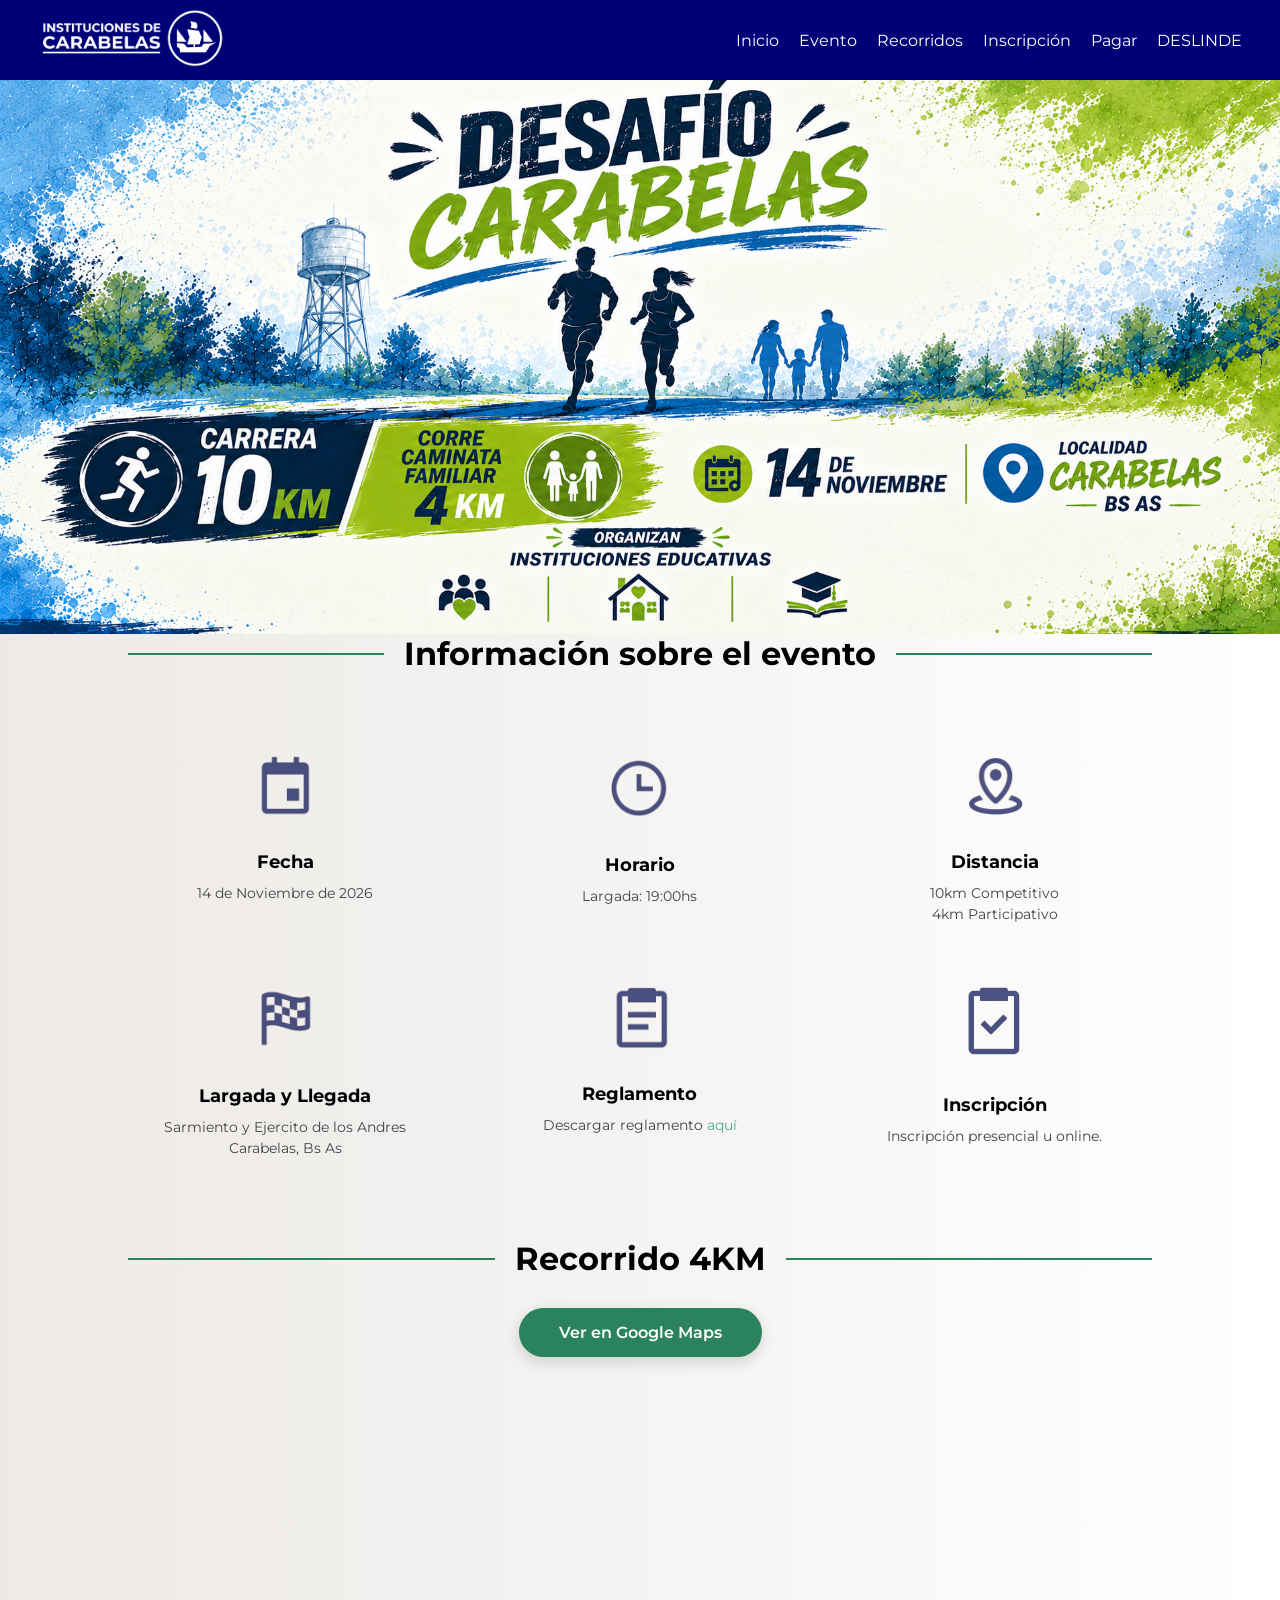
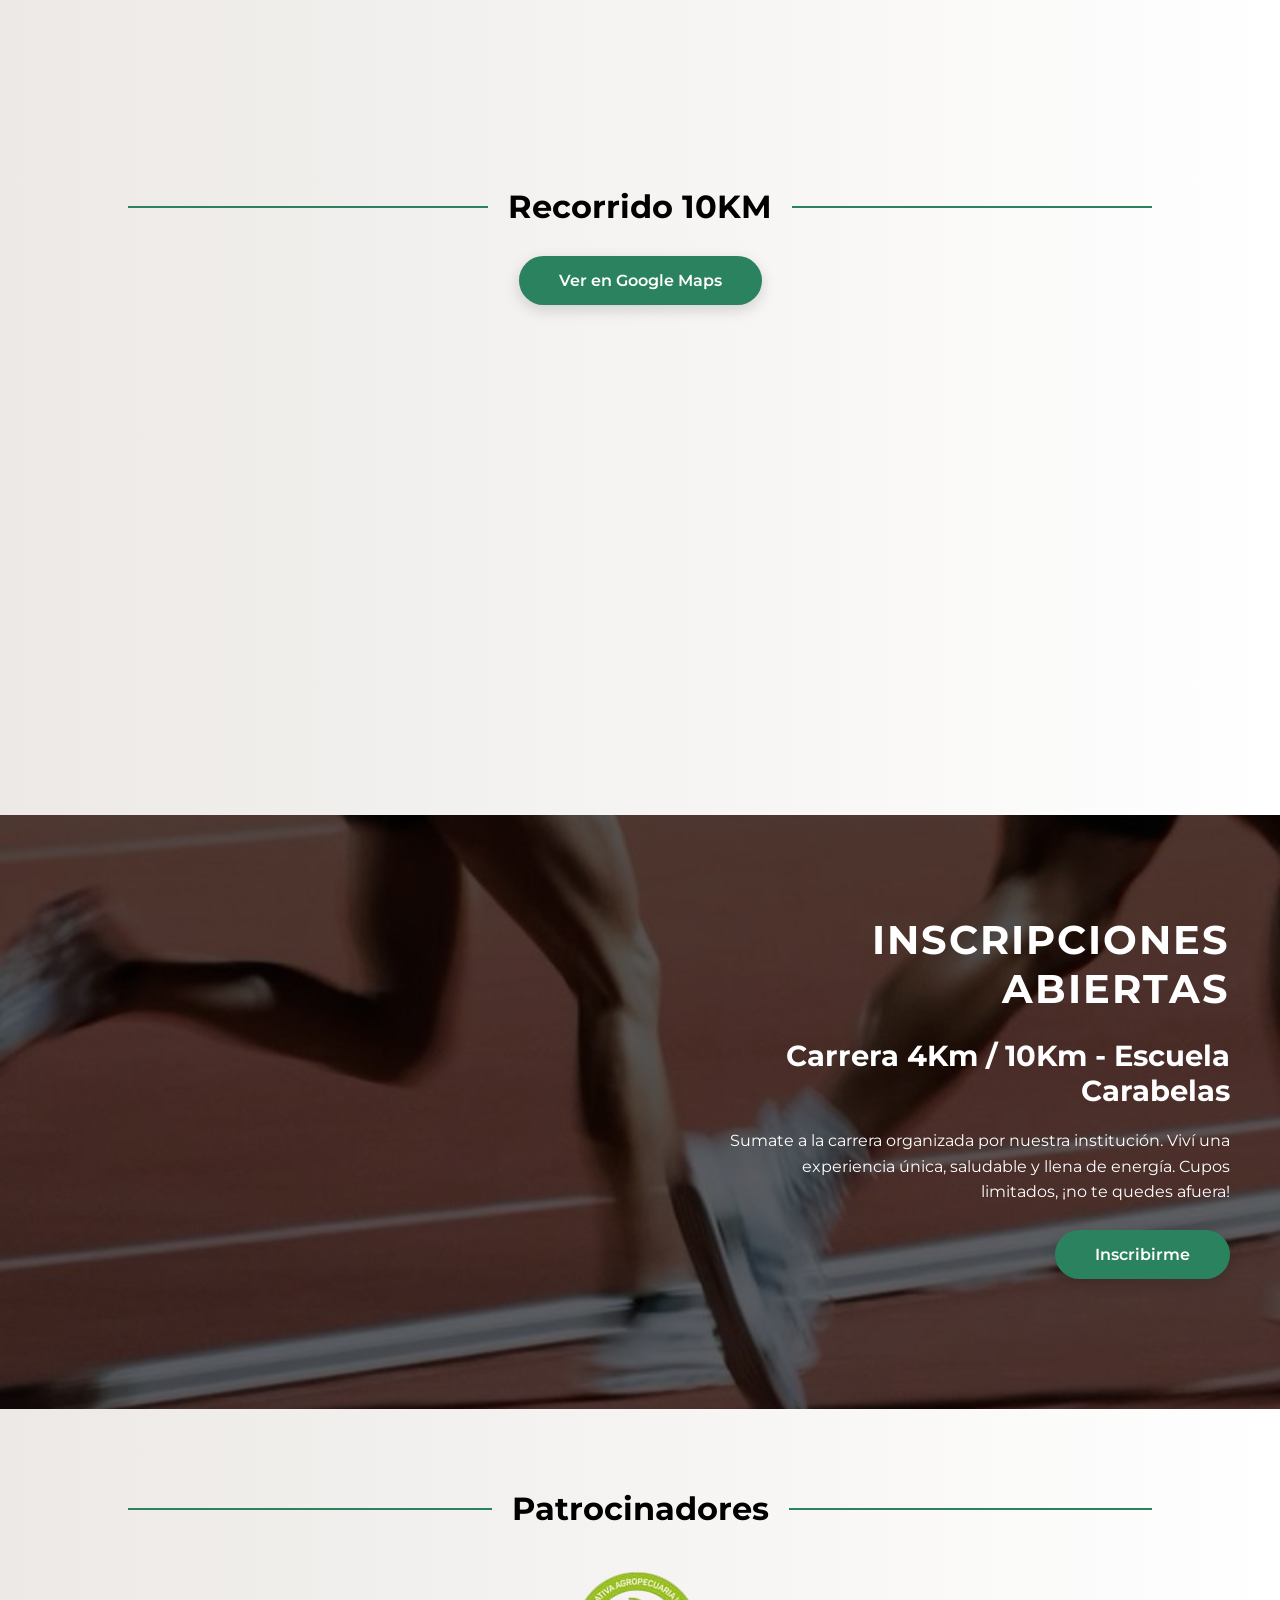
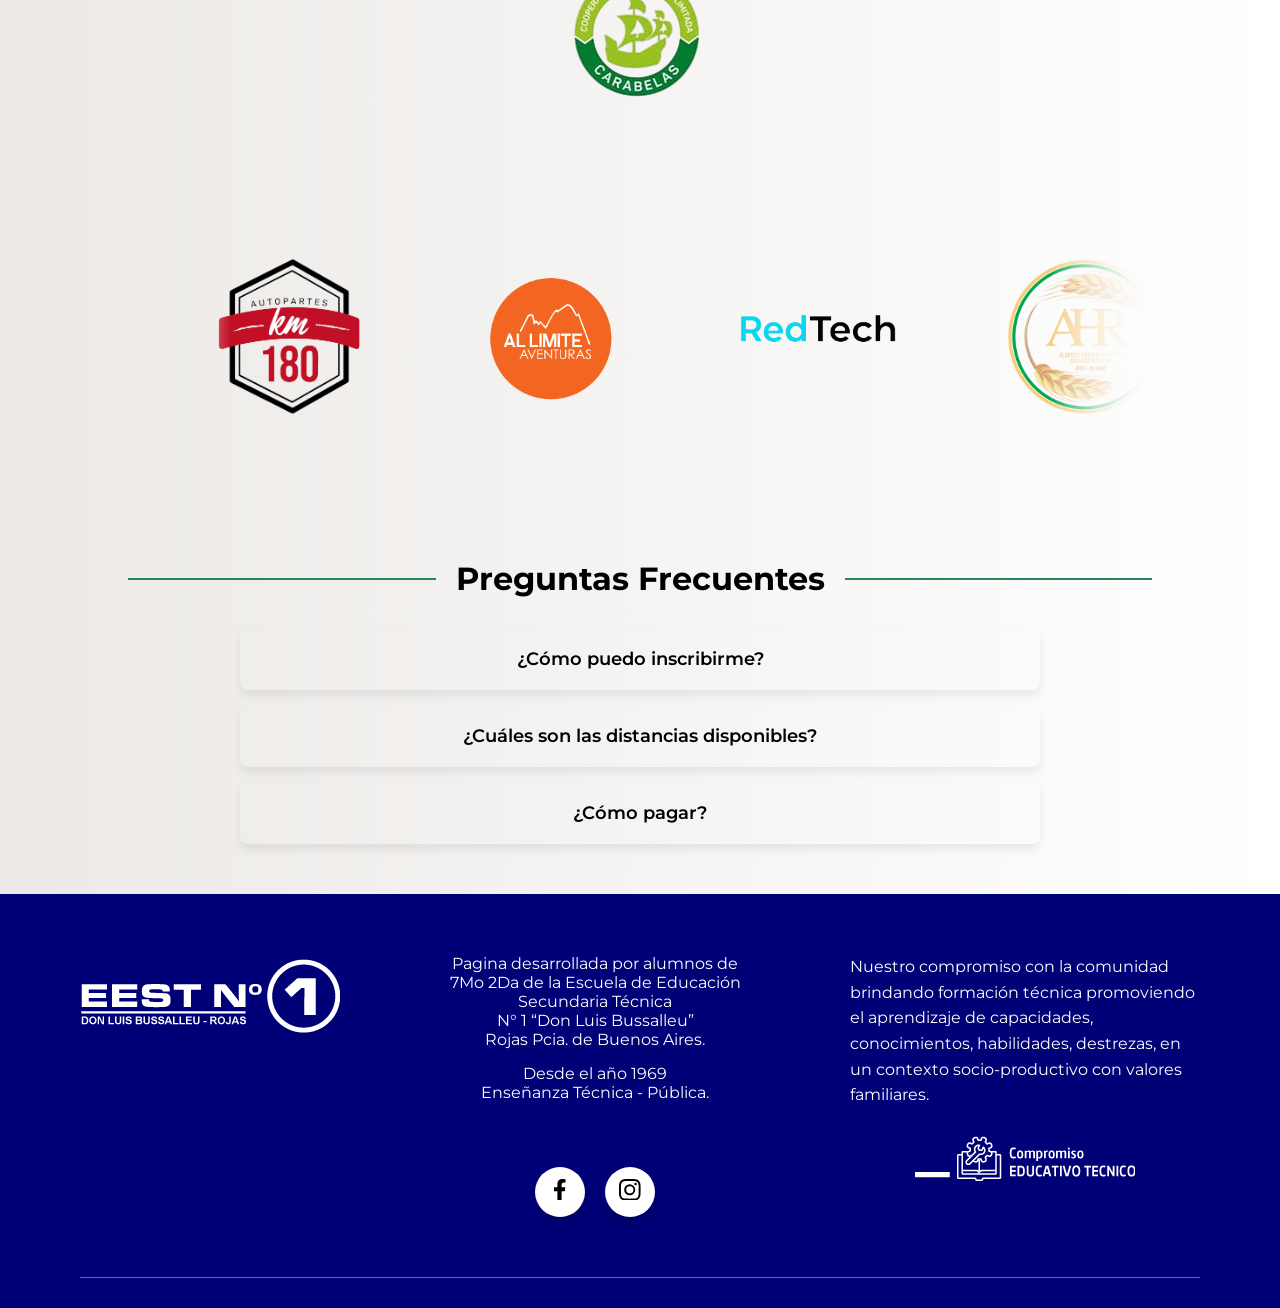
<file: index.html>
<!DOCTYPE html>
<html lang="es">
<head>
<meta charset="UTF-8">
<meta name="viewport" content="width=device-width, initial-scale=1.0">
<title>Carrera Carabelas | Inicio</title>
<link rel="stylesheet" href="styles.css">
<link rel="stylesheet" href="footer.css">
<link rel="preconnect" href="https://fonts.googleapis.com">
<link rel="preconnect" href="https://fonts.gstatic.com" crossorigin>
<link rel="icon" type="image/png" href="img/juan.png">
<link href="https://fonts.googleapis.com/css2?family=Dancing+Script:wght@400..700&family=GFS+Didot&family=Montserrat:ital,wght@0,100..900;1,100..900&display=swap" rel="stylesheet">
</head>
<body>

<nav class="navbar">
    <a href="index.html" id="logo">
        <img src="img/Institucionescarabelaslogo.png" alt="Logo">
    </a>
    
    <ul class="nav-menu">
        <li><a href="https://eestn1.github.io/Carreracarabelas/">Inicio</a></li>
        <li><a href="#evento">Evento</a></li>
        <li><a href="#recorridos">Recorridos</a></li>
        <li><a href="form.html">Inscripción</a></li>
        <li><a href="https://eestn1.github.io/Carreracarabelas/pago/p1.html">Pagar</a></li>
        <li><a href="imgpago/DESLINDE_DESAFIO_CARABELAS.pdf" download class="btn-pdf">
        DESLINDE 
        </a></li>
    </ul>
    <div class="hamburger">
            <span></span>
            <span></span>
            <span></span>
    </div>

</nav>

<header class="hero">
    <a href="form.html">
        <picture>
            <source media="(max-width: 1024px)" srcset="img/imagencarresponsive.jpeg">
            <img src="img/DesafíoCarabelas.png" alt="">
        </picture>
    </a>
</header>


<section class="info-carrera section" id="evento">
    <h2>Información sobre el evento</h2>
<div class="info-grid">

<div class="info-item">
<img src="icons/FechaAzul.png" alt="">
<h3>Fecha</h3>
<p>14 de Noviembre de 2026</p>
</div>

<div class="info-item">
<img src="icons/HorarioAzul.png" alt="">
<h3>Horario</h3>
<p>Largada: 19:00hs </p>
</div>

<div class="info-item">
<img src="icons/Distanciaazul.png" alt="">
<h3>Distancia</h3>
<p>10km Competitivo<br>4km Participativo</p>
</div>

<div class="info-item">
<img src="icons/LargadaAzul.png" alt="">
<h3>Largada y Llegada</h3>
<p>Sarmiento y Ejercito de los Andres<br>Carabelas, Bs As</p>
</div>

<div class="info-item">
<img src="icons/ReglamentoAzul.png" alt="">
<h3>Reglamento</h3>
<p>Descargar reglamento <a href="img/R_c.pdf" target="_blank">aquí</a></p>
</div>

<div class="info-item">
<img src="icons/InscripcionAzul.png" alt="">
<h3>Inscripción</h3>
<p>Inscripción presencial u online.</p>
</div>

</div>

</section>


<section class="mapa section" id="ubicacion">


</section>

<section class="mapa section" id="recorridos">

<h2>Recorrido 4KM</h2>
<a 
href="https://www.google.com/maps/d/edit?mid=1EyV33jfZXD3FdOQ2ok2TK19RPv1As_g&usp=sharing" 
target="_blank" 
class="btn">
Ver en Google Maps
</a>

<div class="mapa-container mapitadown">

<iframe src="https://www.google.com/maps/d/embed?mid=1EyV33jfZXD3FdOQ2ok2TK19RPv1As_g&ehbc=2E312F" width="640" height="480"></iframe>
</div>

</section>

<section class="mapa section" id="ubicacion">

<h2>Recorrido 10KM</h2>
<a 
href="https://www.google.com/maps/d/edit?mid=1ycQOhrbDSriOLWt4Ovu6ZIRSaVzI2QI&usp=sharing" 
target="_blank" 
class="btn">
Ver en Google Maps
</a>

<div class="mapa-container mapitadown">

<iframe src="https://www.google.com/maps/d/embed?mid=1ycQOhrbDSriOLWt4Ovu6ZIRSaVzI2QI&ehbc=2E312F" width="640" height="480"></iframe>
</div>

</section>

<section class="hero-inscripcion">
    <div class="overlay"></div>

    <div class="contenido">
    <h2> INSCRIPCIONES ABIERTAS </h2>
    <h3>Carrera 4Km / 10Km - Escuela Carabelas</h3>

    <p>
        Sumate a la carrera organizada por nuestra institución.
        Viví una experiencia única, saludable y llena de energía.
        Cupos limitados, ¡no te quedes afuera!
    </p>

    <a href="form.html" class="btn">
        Inscribirme
    </a>
    </div>
</section>
<section id="Patrocinadores" class="section">
    
    <h2>Patrocinadores</h2>

    <div class="copfija">
        <img src="img/copcarabelas-Photoroom.png">
    </div>
    
    <div class="carrusel">

         <div class="carrusel">


        <div class="grupo">
            <div class="card"><img src="img/AUtopartes.png"></div>
            <div class="card"><img src="img/Allimite.png"></div>
            <div class="card"><img src="img/REdtech.png"></div>

            <div class="card"><img src="img/AHRpng.png" id="pura3"></div>
            <div class="card"><img src="img/Allimite.png"></div>
            <div class="card"><img src="img/dicamilo.png"></div>

            <div class="card"><img src="img/AHRpng.png" id="pura3"></div>
            <div class="card"><img src="img/REdtech.png"></div>
            <div class="card"><img src="img/Allimite.png"></div>
            <div class="card"><img src="img/AUtopartes.png"></div>

            <div class="card"><img src="img/AHRpng.png" id="pura3"></div>
            <div class="card"><img src="img/Allimite.png"></div>
            <div class="card"><img src="img/AUtopartes.png"></div>
            <div class="card"><img src="img/REdtech.png"></div>
            
        </div>

        <div aria-hidden class="grupo">
            <div class="card"><img src="img/AHRpng.png" id="pura3"></div>
            <div class="card"><img src="img/AUtopartes.png"></div>
            <div class="card"><img src="img/Allimite.png"></div>
            <div class="card"><img src="img/REdtech.png"></div>

            <div class="card"><img src="img/AHRpng.png" id="pura3"></div>
            <div class="card"><img src="img/Allimite.png"></div>
            <div class="card"><img src="img/dicamilo.png"></div>

            <div class="card"><img src="img/AHRpng.png" id="pura3"></div>
            <div class="card"><img src="img/REdtech.png"></div>
            <div class="card"><img src="img/Allimite.png"></div>
            <div class="card"><img src="img/AUtopartes.png"></div>

            <div class="card"><img src="img/AHRpng.png" id="pura3"></div>
            <div class="card"><img src="img/Allimite.png"></div>
            <div class="card"><img src="img/dicamilo.png"></div>
            <div class="card"><img src="img/REdtech.png"></div>
        </div>


    </div>
</section>

<section class="faq section">
    <h2>Preguntas Frecuentes</h2>

    <div class="faq-container">

    <details class="faq-item">
        <summary>¿Cómo puedo inscribirme?</summary>
        <p>Puedes inscribirte completando el formulario online en esta página.</p>
    </details>

    <details class="faq-item">
        <summary>¿Cuáles son las distancias disponibles?</summary>
        <p>La carrera contará con dos modalidades: 10 km competitivos y 4 km participativos.</p>
    </details>

    <details class="faq-item">
    <summary>¿Cómo pagar?</summary>
    <p>En la sección Pagar esta el metodo de pago: transferencia (alias) junto a los valores y un contacto para enviar el comprobante de pago, o abonando en efectivo en la institución. </p>
    </details>

    </div>

</section>


<footer class="footer">

    <div class="footer-container">

        <!-- Columna 1 -->
        <div class="footer-left">
            <img src="img/logotecnicablanco.png" alt="">
        </div>

        <!-- Columna 2 -->
        <div class="footer-center">
            <p>
                Pagina desarrollada por alumnos de 7Mo 2Da de la
                Escuela de Educación Secundaria Técnica <br>
                N° 1 “Don Luis Bussalleu” <br>
                Rojas Pcia. de Buenos Aires.
            </p>

            <p class="desde">
                Desde el año 1969 <br>
                Enseñanza Técnica - Pública.
            </p>

            <div class="social">
                <!-- From Uiverse.io by david-mohseni --> 
<ul class="wrapper">
  <li class="icon facebook">
      <a href="https://www.facebook.com/escuelatecnica.rojas" target="_blank">
    <svg
      viewBox="0 0 320 512"
      height="1.2em"
      fill="currentColor"
      xmlns="http://www.w3.org/2000/svg"
    >
      <path
        d="M279.14 288l14.22-92.66h-88.91v-60.13c0-25.35 12.42-50.06 52.24-50.06h40.42V6.26S260.43 0 225.36 0c-73.22 0-121.08 44.38-121.08 124.72v70.62H22.89V288h81.39v224h100.17V288z"
      ></path>
    </svg>
    </a>
  </li>
  <li class="icon instagram">
      <a href="https://www.instagram.com/escuelatecnicarojas/" target="_blank">
    <svg
      xmlns="http://www.w3.org/2000/svg"
      height="1.2em"
      fill="currentColor"
      class="bi bi-instagram"
      viewBox="0 0 16 16"
    >
      <path
        d="M8 0C5.829 0 5.556.01 4.703.048 3.85.088 3.269.222 2.76.42a3.917 3.917 0 0 0-1.417.923A3.927 3.927 0 0 0 .42 2.76C.222 3.268.087 3.85.048 4.7.01 5.555 0 5.827 0 8.001c0 2.172.01 2.444.048 3.297.04.852.174 1.433.372 1.942.205.526.478.972.923 1.417.444.445.89.719 1.416.923.51.198 1.09.333 1.942.372C5.555 15.99 5.827 16 8 16s2.444-.01 3.298-.048c.851-.04 1.434-.174 1.943-.372a3.916 3.916 0 0 0 1.416-.923c.445-.445.718-.891.923-1.417.197-.509.332-1.09.372-1.942C15.99 10.445 16 10.173 16 8s-.01-2.445-.048-3.299c-.04-.851-.175-1.433-.372-1.941a3.926 3.926 0 0 0-.923-1.417A3.911 3.911 0 0 0 13.24.42c-.51-.198-1.092-.333-1.943-.372C10.443.01 10.172 0 7.998 0h.003zm-.717 1.442h.718c2.136 0 2.389.007 3.232.046.78.035 1.204.166 1.486.275.373.145.64.319.92.599.28.28.453.546.598.92.11.281.24.705.275 1.485.039.843.047 1.096.047 3.231s-.008 2.389-.047 3.232c-.035.78-.166 1.203-.275 1.485a2.47 2.47 0 0 1-.599.919c-.28.28-.546.453-.92.598-.28.11-.704.24-1.485.276-.843.038-1.096.047-3.232.047s-2.39-.009-3.233-.047c-.78-.036-1.203-.166-1.485-.276a2.478 2.478 0 0 1-.92-.598 2.48 2.48 0 0 1-.6-.92c-.109-.281-.24-.705-.275-1.485-.038-.843-.046-1.096-.046-3.233 0-2.136.008-2.388.046-3.231.036-.78.166-1.204.276-1.486.145-.373.319-.64.599-.92.28-.28.546-.453.92-.598.282-.11.705-.24 1.485-.276.738-.034 1.024-.044 2.515-.045v.002zm4.988 1.328a.96.96 0 1 0 0 1.92.96.96 0 0 0 0-1.92zm-4.27 1.122a4.109 4.109 0 1 0 0 8.217 4.109 4.109 0 0 0 0-8.217zm0 1.441a2.667 2.667 0 1 1 0 5.334 2.667 2.667 0 0 1 0-5.334z"
      ></path>
    </svg>
    </a>
  </li>
</ul>

            </div>
        </div>

        <!-- Columna 3 -->
        <div class="footer-right">
            <p>
                Nuestro compromiso con la comunidad brindando formación técnica
                promoviendo el aprendizaje de capacidades, conocimientos,
                habilidades, destrezas, en un contexto socio-productivo con
                valores familiares.
            </p>

            <div class="compromiso">
                <img src="img/CompromisoEducativo.png" alt="">
            </div>
        </div>

    </div>

    <div class="footer-bottom">

    </div>

</footer>

<script src="main.js"></script>

</body>
</html>
</file>
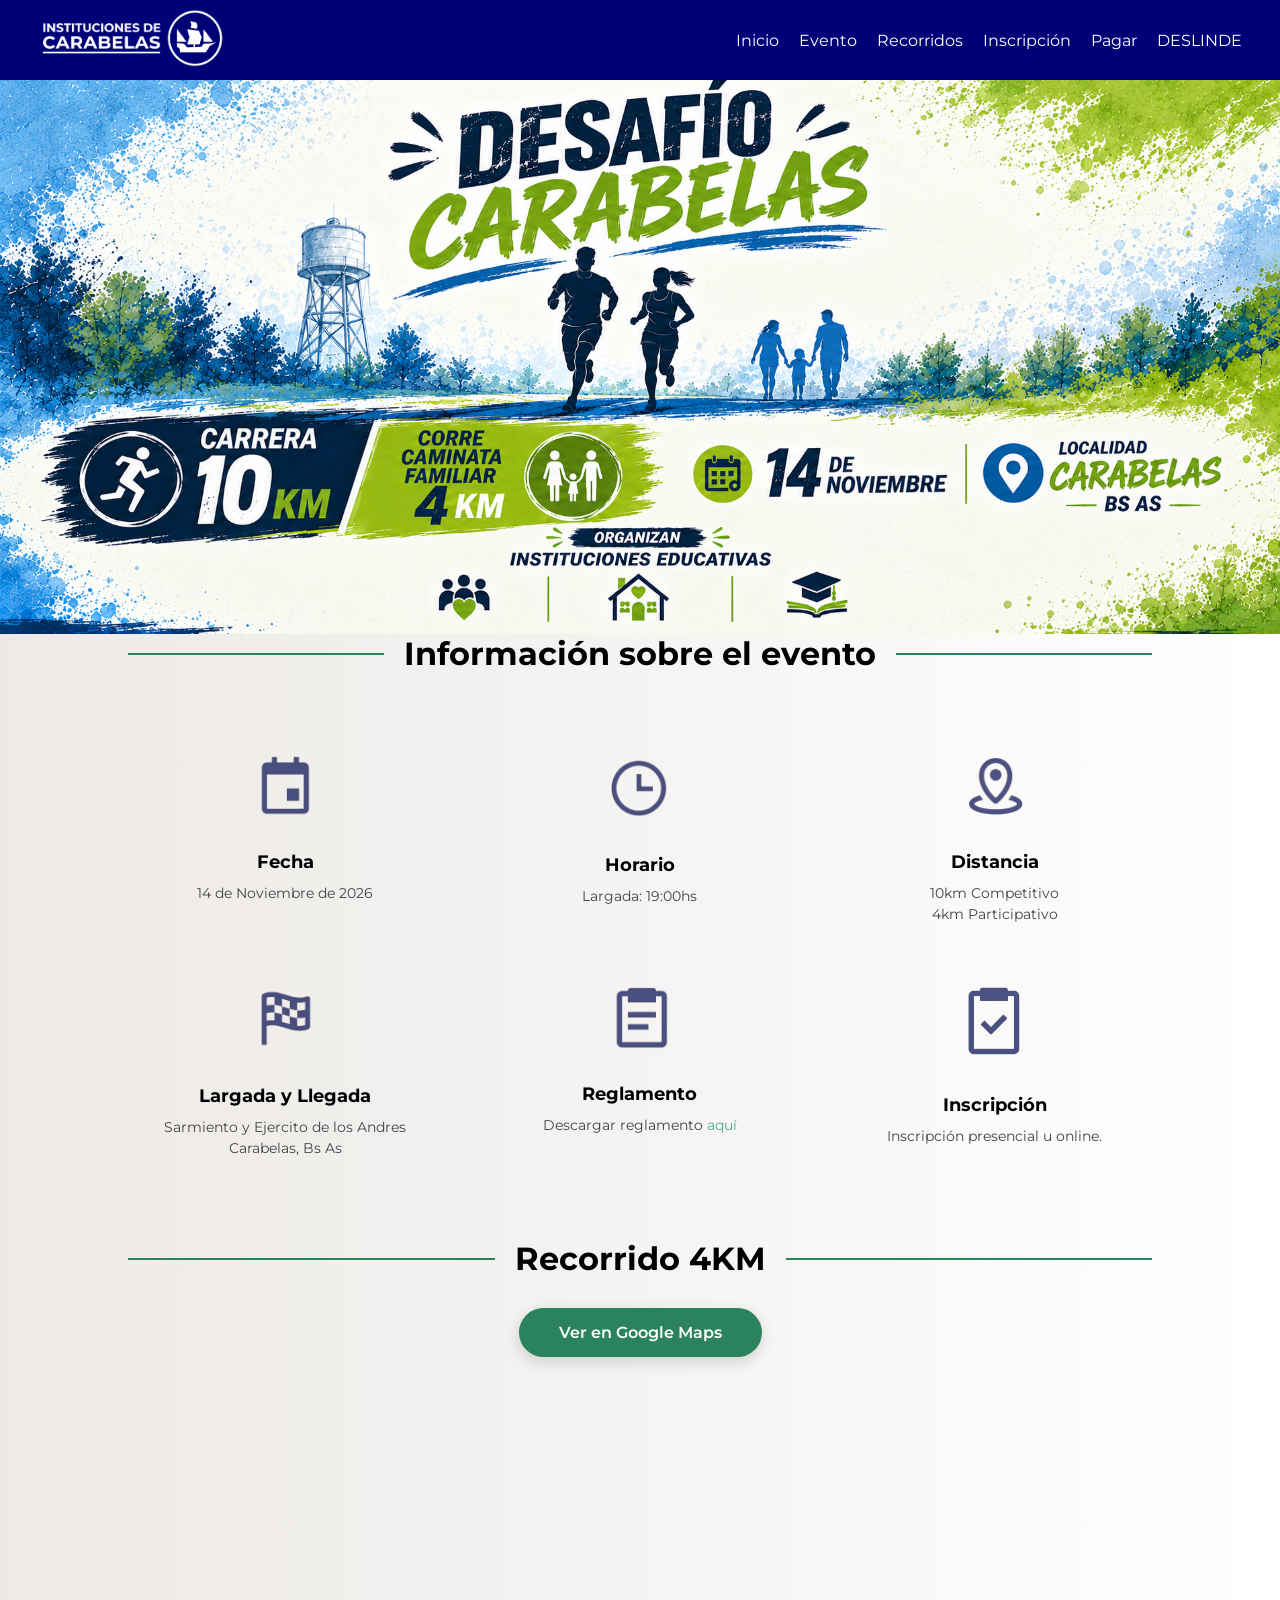
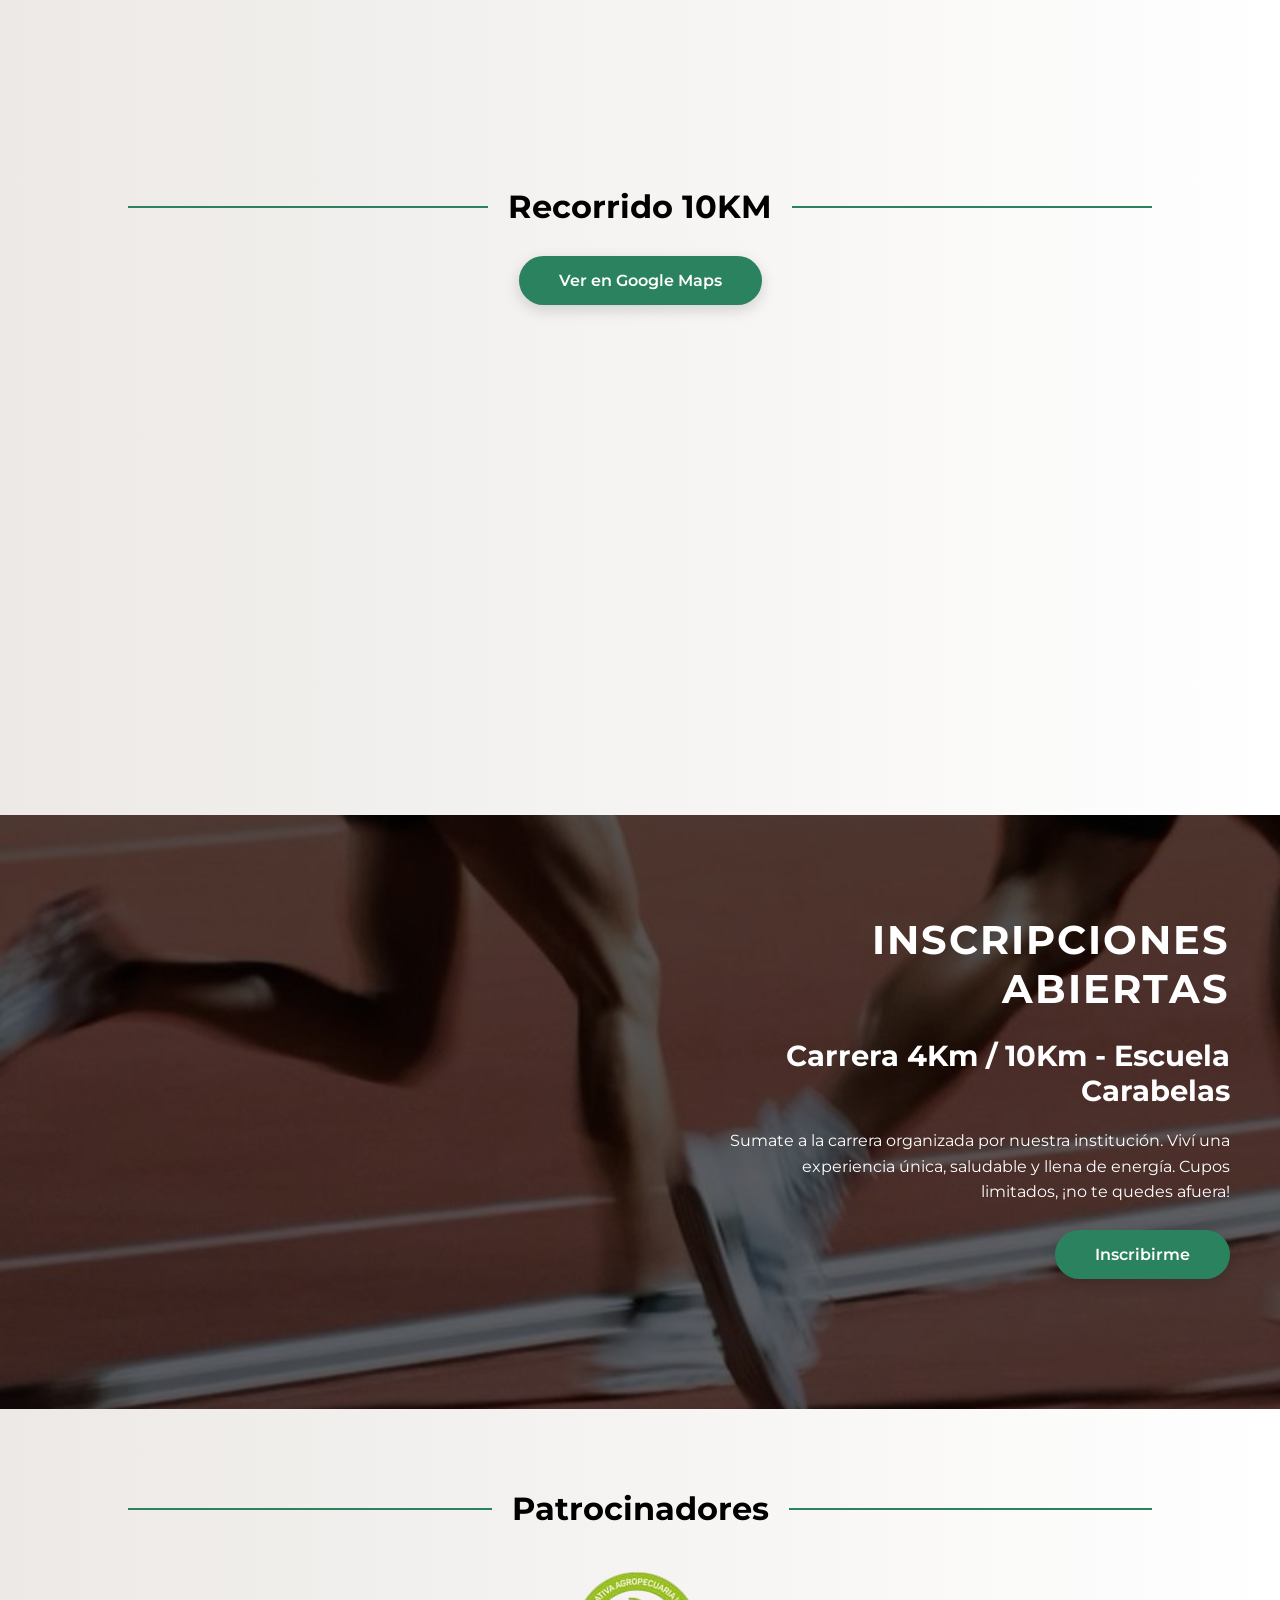
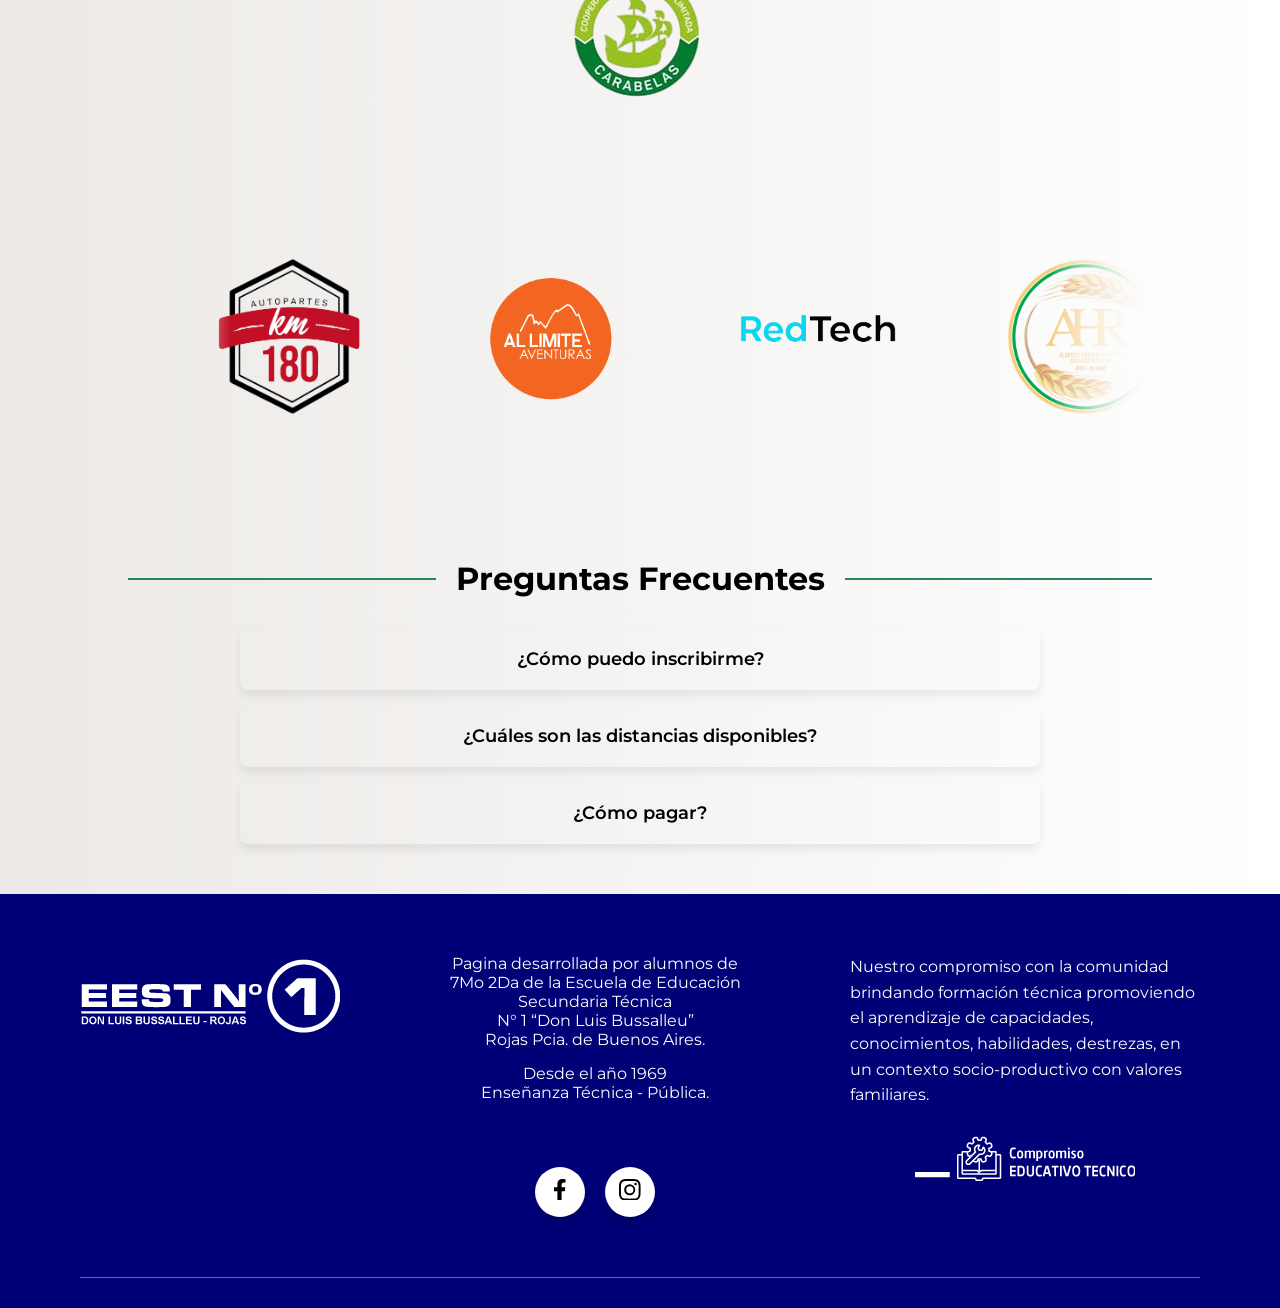
<file: lista.html>
<!DOCTYPE html>
<html lang="en">
<head>
<meta charset="UTF-8">
<meta name="viewport" content="width=device-width, initial-scale=1.0">
<link rel="icon" type="image/png" href="img/juan">
<title>Lista corredores</title>
<link rel="stylesheet" href="lista.css">
</head>

<body>

<script>
const password = prompt("ingresa la contraseña:   ");

if (password !== "1") {
    alert ("contraseña incorrecta");

    window.location.href = "/";}
</script>

<h2>Buscar corredor</h2>
<input type="text" id="buscador" placeholder="Buscar por nombre...">
<p id="errorFirebase" role="alert" hidden></p>
<ul id="listaCorredores"></ul>

<h2>Corredores 5KM</h2>
<ul id="lista5km"></ul>

<h2>Corredores 10KM</h2>
<ul id="lista10km"></ul>

<script type="module" src="lista.js"></script>

</body>
</html>
</file>
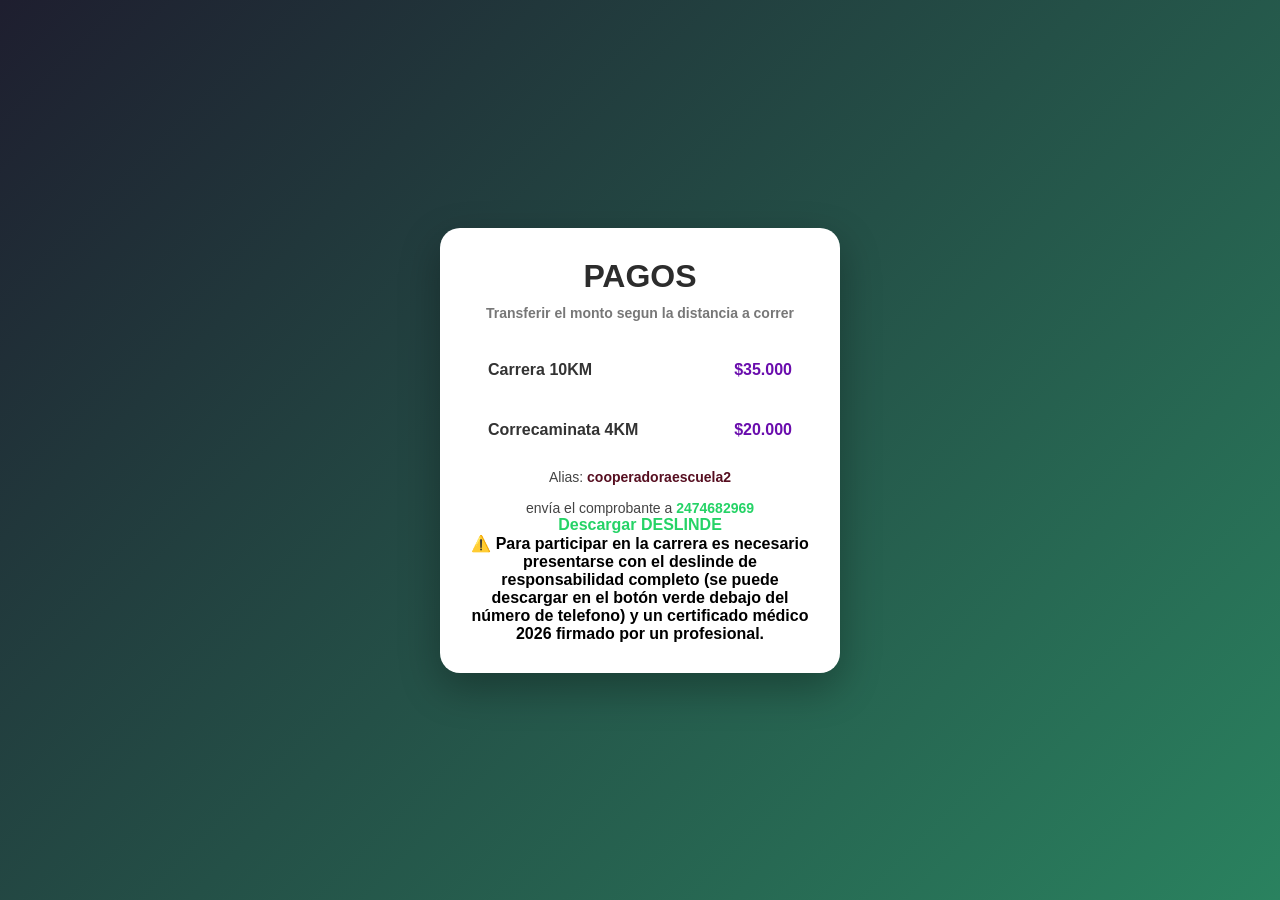
<file: pago/p1.html>
<!DOCTYPE html>
<html lang="en">
<head>
<meta charset="UTF-8">
<meta name="viewport" content="width=device-width, initial-scale=1.0">





<title>Pagos</title>
<link rel="stylesheet" href="p1.css">
<link rel="icon" type="image/png" href="imgpago/juan.png">
</head>

<body>

<div class="card">

<h1>PAGOS</h1>
<p class="sub"><b>Transferir el monto segun la distancia a correr</b></p>

<form>

<label class="option">
<span class="distance">Carrera 10KM</span>
<span class="price">$35.000</span>
</label>

<label class="option">
<span class="distance">Correcaminata 4KM</span>
<span class="price">$20.000</span>
</label>


<p class="alias">Alias:
        <b style="cursor:pointer; color:rgb(86, 14, 32);" onclick="copiarAlPortapapeles('cuero.ropa.gruta', this)">
        cooperadoraescuela2
        </b>
    </p>
    
    <p  class="alias">envía el comprobante a <a href="https://wa.me/2474682969">2474682969</a></p>
        <a href="imgpago/DESLINDE_DESAFIO_CARABELAS.pdf" download class="btn-pdf">
  Descargar DESLINDE 
</a>
        </br>
        <p class="cartel"><b> ⚠️ Para participar en la carrera es necesario presentarse con el
  <strong>deslinde de responsabilidad completo</strong>
  (se puede descargar en el botón verde debajo del número de telefono)
  y un <strong>certificado médico 2026 firmado por un profesional</strong>.</b>
    <script>
        function copiarAlPortapapeles(texto, elemento) {
    navigator.clipboard.writeText(texto).then(() => {
        // Guardamos el texto original para restaurarlo después
        const textoOriginal = elemento.innerText;
        
        // Cambio visual temporal para feedback
        elemento.innerText = "¡Copiado!";
        elemento.style.color = "green";

        setTimeout(() => {
            elemento.innerText = textoOriginal;
            elemento.style.color = "blue";
        }, 1000);
    }).catch(err => {
        console.error('Error al copiar: ', err);
    });
}
    </script>


</form>

</div>

</body>
</html>
</file>
<file: styles.css>
*{
    margin:0;
    padding:0;
    box-sizing:border-box;
    font-family: Montserrat, sans-serif;
}

html, body {
    margin: 0;
    padding: 0;
    width: 100%;
    max-width: 100%;
    overflow-x: hidden;
    overflow-y: auto;
}

body{
color: #000000;
background: linear-gradient(to left, #FFFFFF, #ECE9E6);
margin: 0;
padding: 0;
}

h3 { padding-top: 15px;}



.flyer{
    width: 100%;
    height: auto;
    display: block;
}




/* NAVBAR */

.navbar{
    display:flex;
    justify-content:space-between;
    align-items:center;
    padding:6px 3%;
    background: #007;
    color:white;
    position:fixed;
    top:0;
    left:0;
    width:100%;
    z-index:10;
    height: 80px;
}

.navbar img{
    width: 15vw;
}
.navbar .nav-menu {
    display: flex;
    list-style: none;
    gap: 20px;
}

.navbar a{
    color: #ffffff;
    text-decoration:none;
    border-bottom: 2px solid transparent;
    transition: 0.3s ease;
    align-items: center;
    text-align: center;
    justify-content: center;
}

.navbar a:hover{
    border-color: #ffffff;
}

.hamburger span {
    width: 25px;
    height: 3px;
    background: white;
    border-radius: 3px;
    transition: 0.4s ease;
}
.hamburger {
    display: none;
    flex-direction: column;
    cursor: pointer;
    gap: 6px;
}

.hamburger.active span:nth-child(1) {
    transform: rotate(45deg) translateY(12px);
}

.hamburger.active span:nth-child(2) {
    opacity: 0;
}

.hamburger.active span:nth-child(3) {
    transform: rotate(-45deg) translateY(-12px);
}
#logo{
    border: none
}


/* HERO */
.hero{
    width: 100%;
    display: block;
    padding-top: 82px;
}

/* IMAGEN HERO */
.hero img{
    width: 100%;
    height: auto;
    display: block;
}

/* TEXTO (por si agregás después) */
.hero h1{
    font-size: 60px;
    margin-bottom: 10px;
}

.hero p{
    font-size: 20px;
    margin-bottom: 20px;
}

/* SECCIONES */

.section{
padding:0px 10%;
padding-top: 100px;
text-align:center;
}

.section h2{
margin-bottom:30px;
font-size:32px;
display: flex;
align-items: center;
justify-content: center;
gap: 20px;
}

.info-carrera h2{
    padding-bottom: 5%;
}

.section h2::before, .section h2::after {
    content: '';
    flex: 1;
    height: 2px;
    background: #2A825F;
}






/* CARDS */

.cards{
display:flex;
justify-content:center;
gap:30px;
flex-wrap:wrap;
}

.card{
background:none;
padding:30px;
border-radius:10px;
width:250px;
}

/* CRONOGRAMA */

.cronograma{
list-style:none;
font-size:18px;
}

.cronograma li{
margin:10px 0;
}

/* FORMULARIO */

.form{
display:flex;
flex-direction:column;
max-width:400px;
margin:auto;
gap:15px;
}

.form input,
.form select{
padding:12px;
border:1px solid #ffffff;
border-radius:5px;
}

.form button{
padding:12px;
border:none;
background: #570302;
color:white;
font-weight:bold;
border-radius:5px;
cursor:pointer;
}

.carrusel{
    margin: 30px auto;
    width: 100%;
    display: flex;
    overflow-x: auto;
        mask-image: linear-gradient(
        to right,
        transparent,
        black 10%,
        black 90%,
        transparent
    );
    position: relative;
}

.carrusel img{
    width: 20vw;
}

.carrusel::-webkit-scrollbar{
    display: none;
}

.copfija{
    display: flex;
    justify-content: center;
    align-items: center;

    margin: 30px 0; /* espacio arriba y abajo */
}


.grupo{
    display: flex;
    align-items: center;
    justify-content: center;
    gap: 1em;
    animation: mover 15s linear infinite;
    padding-right: 1em;
}

.card img{
    flex: 0 0 5em;
    padding: 1em;
    font-size: 3rem;
    border-radius: .2em;
    text-align: center;
    align-content: center;
}

#pura3{
    border-radius: 50%;
}

.info-carrera{
padding:80px 10%;
}

.info-grid{
display:grid;
grid-template-columns:repeat(3,1fr);
gap:60px 40px;
text-align:center;
}

.info-item img{
width:60px;
margin-bottom:15px;
opacity:0.7;
color: #007;
}

.info-item h3{
margin-bottom:10px;
font-size:18px;
}

.info-item p{
font-size:14px;
color:#444;
line-height:1.5;
}

.info-item a{
color:#4cae8c;
text-decoration:none;
}


.faq-container{
max-width:800px;
margin:auto;
display:flex;
flex-direction:column;
gap:15px;
}

.faq-item{
padding:20px;
border-radius:8px;
cursor:pointer;
box-shadow:0 5px 10px rgba(0,0,0,0.08);
}

.faq-item summary{
font-weight:600;
font-size:18px;
list-style:none;
}

.faq-item summary::-webkit-details-marker{
display:none;
}

.faq-item p{
margin-top:10px;
color:#444;
line-height:1.5;
}

.hero-inscripcion {
  position: relative;
  height: auto;
  background: url("img/download.jfif") center/cover no-repeat;
  display: flex;
  align-items: center;
  justify-content: flex-end;
  padding: 100px 50px;
  margin: 5rem 0;
}

/* Overlay oscuro tipo el de tu imagen */
.hero-inscripcion .overlay {
  position: absolute;
  inset: 0;
  background: rgba(0, 0, 0, 0.6);
}

/* Contenido */
.hero-inscripcion .contenido {
  position: relative;
  max-width: 500px;
  color: #fff;
  text-align: right;
}

.hero-inscripcion h2 {
  font-size: 2.5rem;
  margin-bottom: 10px;
  letter-spacing: 2px;
}

.hero-inscripcion h3 {
  font-size: 1.8rem;
  margin-bottom: 20px;
}

.hero-inscripcion p {
  font-size: 1rem;
  line-height: 1.6;
  margin-bottom: 25px;
}

/* Botón */
.btn {
  display:inline-block;
background: #2A825F;
color:white;
padding:15px 40px;
border-radius:40px;
font-weight:600;
text-decoration:none;
margin-bottom:30px;
box-shadow:0 5px 15px rgba(0,0,0,0.15);
transition: transform 0.3s ease;
}

.btn:hover {
  transform: scale(1.1);
}

.mapa{
text-align:center;
}

.btn-maps{
display:inline-block;
background: #007;
color:white;
padding:15px 40px;
border-radius:40px;
font-weight:600;
text-decoration:none;
margin-bottom:30px;
box-shadow:0 5px 15px rgba(0,0,0,0.15);
}

.mapa-container{
    position: relative;
  width: 100%;
  height: 400px; /* ajustá esto si querés */
  overflow: hidden;
}

.mapa-container iframe{
width:100%;
height:100%;
border:none;
}

.mapitadown {
  position: relative;
  width: 100%;
  height: 400px; /* ajustá esto si querés */
  overflow: hidden;
}

.mapitadown iframe {
  position: absolute;
  top: -70px; /* 🔥 esto "corta" la parte de arriba */
  left: 0;
  width: 100%;
  height: 520px; /* más alto para compensar el recorte */
  border: 0;
}

.wrapper a{
    color: inherit;
    text-decoration: none;
    color: #000000;
}

@keyframes mover{
    from {translate: 0;}
    to {translate: -100%;}
}

/* ===================== MEDIA QUERIES RESPONSIVE ===================== */

/* PANTALLA MEDIA (1025px - 1280px) */
@media (max-width: 1280px) and (min-width: 1025px) {
    * {
        margin: 0;
        padding: 0;
    }
    
    .hero {
        height: auto;
        padding-top: 80px;
        padding-bottom: 0;
        margin: 0;
    }
    
    .hero img {
        width: 100%;
        max-width: 100%;
        margin: 0;
        padding: 0;
        height: auto;
        display: block;
    }
    
    .section {
        margin: 0;
        padding-top: 0;
    }
}

/* TABLET (768px - 1024px) */
@media (max-width: 1024px) {
    .navbar {
        padding: 6px 2%;
    }
    
    .navbar .nav-menu {
        gap: 15px;
    }
    
    .navbar a {
        font-size: 14px;
    }
    
    img {
        width: 20vw;
    }
    
    .carrusel img {
        width: 25vw;
    }
    
    .hero {
        height: auto;
        padding-top: 80px;
        padding-bottom: 0;
        margin: 0;
    }
    
    .hero img {
        width: 100%;
        max-width: 100%;
        margin: 0;
        padding: 0;
        height: auto;
        display: block;
    }
    
    .hero h1 {
        font-size: 45px;
    }
    
    .hero p {
        font-size: 16px;
    }
    
    .section {
        padding: 60px 8%;
        margin: 0;
    }
    
    .section h2 {
        font-size: 28px;
        margin-bottom:50px;
    }

    .section h2::before,
    .section h2::after {
        flex: 1;
    }
    
    .info-grid {
        grid-template-columns: repeat(3, 1fr);
        gap: 40px 30px;
    }
    
    .card {
        width: 200px;
    }

    .hero-inscripcion {
        padding: 80px 40px;
        margin: 4rem 0;
    }

    .hero-inscripcion h2 {
        font-size: 2.2rem;
    }

    .hero-inscripcion h3 {
        font-size: 1.6rem;
    }

    .hero-inscripcion p {
        font-size: 0.95rem;
    }
}

/* MOBILE (< 768px) */
@media (max-width: 768px) {
    html, body {
        margin: 0;
        padding: 0;
        width: 100%;
        overflow-x: hidden;
    }
    
    * {
        margin: 0;
        padding: 0;
    }
    
    .navbar {
        flex-wrap: wrap;
        justify-content: space-between;
        padding: 10px 0;
        gap: 0;
        position: fixed;
        left: 0;
        right: 0;
        width: 100%;
        margin: 0;
    }
    
    .navbar img {
        width: 150px;
        order: 1;
        margin-left: 10px;
    }
    
    .hamburger {
        display: flex;
        order: 2;
        margin-right: 10px;
    }

    .nav-menu {
        display: none !important;
        position: fixed;
        top: 90px;
        left: 0;
        right: 0;
        width: 100%;
        background: #007;
        flex-direction: column;
        gap: 0;
        padding: 15px 0;
        z-index: 9;
        margin: 0;
        list-style: none;
    }
    
    .nav-menu.active {
        display: flex !important;
    }
    
    
    .nav-menu li {
        padding: 15px 20px;
        border-bottom: 1px solid rgba(255, 255, 255, 0.1);
    }
    
    .nav-menu a {
        display: block;
        font-size: 14px;
    }
    

    
    img {
        width: 30vw;
                height: auto;
    }
    
    .hero {
        height: auto;
        padding-top: 80px;
        padding-bottom: 0;
        margin: 0;
    }
    
    .hero h1 {
        font-size: 28px;
        line-height: 1.3;
    }
    
    .hero p {
        font-size: 14px;
    }

    .hero-inscripcion {
        padding: 60px 20px;
        margin: 3rem 0;
        justify-content: center;
        text-align: center;
    }

    .hero-inscripcion .contenido {
        max-width: 100%;
        text-align: center;
    }

    .hero-inscripcion h2 {
        font-size: 1.8rem;
    }

    .hero-inscripcion h3 {
        font-size: 1.3rem;
    }

    .hero-inscripcion p {
        font-size: 0.9rem;
    }
    
    .hero h3 {
        font-size: 12px;
        padding: 10px 5%;
    }

    .hero img {
        width: 100%;
        max-width: 100%;
        margin: 0;
        padding: 0;
        height: auto;
        display: block;
    }
    
    .section {
        padding: 40px 5%;
        margin: 0;
    }
    
    .section h2 {
        font-size: 20px;
    }

    .section h2::before,
    .section h2::after {
        flex: 1;
    }
    
    .carrusel {
        width: 95%;
        margin: 50px auto;
    }
    
    .carrusel img {
        width: 30vw;
    }
    
    .card {
        width: 150px;
        padding: 15px;
    }
    
    .card img {
        flex: 0 0 4em;
        padding: 0.5em;
    }
    
    .info-carrera {
        padding: 40px 5%;
    }
    
    .info-grid {
        grid-template-columns: repeat(3, 1fr);
        gap: 30px 20px;
    }
    
    .info-item img {
        width: 50px;
    }
    
    .info-item h3 {
        font-size: 16px;
    }
    
    .info-item p {
        font-size: 13px;
    }
    
    .cards {
        gap: 15px;
    }
    
    .cronograma {
        font-size: 14px;
    }
    
    .form {
        max-width: 100%;
        padding: 0 5%;
    }
    
    .form input,
    .form select {
        padding: 10px;
        font-size: 14px;
    }
    
    .form button {
        padding: 10px;
        font-size: 14px;
    }
    
    .faq-container {
        max-width: 100%;
        padding: 0 5%;
    }
    
    .faq-item {
        padding: 15px;
    }
    
    .faq-item summary {
        font-size: 16px;
    }
    
    .faq-item p {
        font-size: 13px;
    }
}

/* MOBILE PEQUEÑO (< 480px) */
@media (max-width: 480px) {
    html, body {
        margin: 0;
        padding: 0;
        width: 100%;
        overflow-x: hidden;
    }
    
    * {
        margin: 0;
        padding: 0;
    }
    
    .navbar {
        padding: 8px 0;
        margin: 0;
    }
    
    .navbar img {
        /* width: 200px; */
        margin-left: 10px;
    }
    
    .hamburger {
        margin-right: 10px;
    }
    
    .hamburger span {
        width: 20px;
        height: 2px;
    }
    
    .nav-menu {
        top: 70px !important;
    }
    
    .nav-menu li {
        padding: 12px 15px;
    }
    
    .nav-menu a {
        font-size: 12px;
    }
    
    .hero {
        height: auto;
        padding: 80px 0 0 0;
        margin: 0;
    }
    
    .hero img {
        width: 100%;
        max-width: 100%;
        margin: 0;
        padding: 0;
        height: auto;
        display: block;
    }
    
    .hero p {
        font-size: 12px;
    }
    
    .hero h3 {
        font-size: 11px;
    }

    .hero-inscripcion {
        padding: 40px 15px;
        margin: 2rem 0;
        justify-content: center;
        text-align: center;
    }

    .hero-inscripcion .contenido {
        max-width: 100%;
        text-align: center;
    }

    .hero-inscripcion h2 {
        font-size: 1.5rem;
    }

    .hero-inscripcion h3 {
        font-size: 1.1rem;
    }

    .hero-inscripcion p {
        font-size: 0.8rem;
    }
    
    .btn {
        padding: 8px 15px;
        font-size: 12px;
    }
    
    .section {
        padding: 30px 4%;
        margin: 0;
    }
    
    .carrusel img {
        width: 40vw;
    }

    
    .card {
        width: 120px;
        padding: 10px;
    }
    
    .info-grid {
        gap: 20px 15px;
    }
    
    .info-item h3 {
        font-size: 14px;
    }
    
    .info-item p {
        font-size: 10.9px;
    }
    
    .faq-container {
        padding: 0 10%;
    }
    
    .faq-item {
        padding: 12px;
    }
    
    .faq-item summary {
        font-size: 14px;
    }
    
    .faq-item p {
        font-size: 12px;
    }
}
</file>
<file: footer.css>
.footer{
    background: #007;
    color:white;
    padding:60px 80px 20px 80px;
    margin-top: 50px;
}

.footer-container{
    display:flex;
    justify-content:space-between;
    align-items:flex-start;
}

.footer-left h1{
    font-size:40px;
    margin:0;
    display:flex;
    align-items:center;
    gap:10px;
}

.circle{
    border:4px solid white;
    border-radius:50%;
    padding:5px 12px;
}

.footer-left p{
    margin-top:5px;
    font-size:12px;
}

.footer-center{
    text-align:center;
    max-width:300px;
}

.desde{
    margin-top:15px;
}

.social{
    margin-top:15px;
}

/* From Uiverse.io by david-mohseni */ 
.wrapper {
  display: inline-flex;
  list-style: none;
  height: 120px;
  width: 100%;
  padding-top: 40px;
  font-family: "Poppins", sans-serif;
  justify-content: center;
}

.wrapper .icon {
  position: relative;
  background: #fff;
  color: #000;
  border-radius: 50%;
  margin: 10px;
  width: 50px;
  height: 50px;
  font-size: 18px;
  display: flex;
  justify-content: center;
  align-items: center;
  flex-direction: column;
  box-shadow: 0 10px 10px rgba(0, 0, 0, 0.1);
  cursor: pointer;
  transition: all 0.2s cubic-bezier(0.68, -0.55, 0.265, 1.55);
}

.wrapper .tooltip {
  position: absolute;
  top: 0;
  font-size: 14px;
  background: #fff;
  color: #fff;
  padding: 5px 8px;
  border-radius: 5px;
  box-shadow: 0 10px 10px rgba(0, 0, 0, 0.1);
  opacity: 0;
  pointer-events: none;
  transition: all 0.3s cubic-bezier(0.68, -0.55, 0.265, 1.55);
}

.wrapper .tooltip::before {
  position: absolute;
  content: "";
  height: 8px;
  width: 8px;
  background: #fff;
  bottom: -3px;
  left: 50%;
  transform: translate(-50%) rotate(45deg);
  transition: all 0.3s cubic-bezier(0.68, -0.55, 0.265, 1.55);
}

.wrapper .icon:hover .tooltip {
  top: -45px;
  opacity: 1;
  visibility: visible;
  pointer-events: auto;
}

.wrapper .icon:hover span,
.wrapper .icon:hover .tooltip {
  text-shadow: 0px -1px 0px rgba(0, 0, 0, 0.1);
}

.wrapper .facebook:hover,
.wrapper .facebook:hover .tooltip,
.wrapper .facebook:hover .tooltip::before {
  background: #1877f2;
  color: #fff;
}

.wrapper .instagram:hover,
.wrapper .instagram:hover .tooltip,
.wrapper .instagram:hover .tooltip::before {
  background: #e4405f;
  color: #fff;
}


.social i{
    margin:0 8px;
    font-size:18px;
    cursor:pointer;
}

.footer-right{
    max-width:350px;
    line-height:1.6;
}

.compromiso{
    margin-top:25px;
    display:flex;
    align-items:center;
    justify-content:center;
    gap:10px;
}



.linea{
    width:40px;
    height:3px;
    background:white;
}

.footer-bottom{
    margin-top:40px;
    border-top:1px solid rgba(255,255,255,0.4);
    padding-top:10px;
    font-size:12px;
    color:#ddd;
}

.footer h2 {
    display: flex;
    align-items: center;
    justify-content: center;
    gap: 20px;
    color: #ffffff;
}

.footer h2::before, .footer h2::after {
    content: '';
    flex: 1;
    height: 2px;
    background: #ffffff;
}

/* ===================== MEDIA QUERIES RESPONSIVE ===================== */

/* TABLET (768px - 1024px) */
@media (max-width: 1024px) {
    .footer {
        padding: 40px 50px 20px 50px;
    }

    .footer-container {
        flex-direction: column;
        gap: 30px;
    }

    .footer-left h1 {
        font-size: 32px;
    }

    .footer-left p {
        font-size: 11px;
    }

    .footer-center {
        max-width: 100%;
    }

    .footer-right {
        max-width: 100%;
        text-align: center;
    }

    .compromiso {
        justify-content: center;
    }

    .footer h2 {
        font-size: 24px;
    }

    .footer h2::before, .footer h2::after {
        flex: 1;
    }

    .wrapper {
        padding-top: 20px;
        height: 80px;
    }

    .wrapper .icon {
        width: 45px;
        height: 45px;
        font-size: 16px;
    }
}

/* MOBILE (< 768px) */
@media (max-width: 768px) {
    .footer {
        padding: 30px 20px 15px 20px;
        margin-top: 30px;
    }

    .footer-container {
        flex-direction: column;
        gap: 25px;
    }

    .footer-left h1 {
        font-size: 28px;
    }

    .footer-left p {
        font-size: 10px;
    }

    .footer-center {
        max-width: 100%;
        text-align: center;
    }

    .desde {
        font-size: 12px;
    }

    .footer-right {
        max-width: 100%;
        line-height: 1.5;
        font-size: 12px;
        text-align: center;
    }

    .wrapper {
        padding-top: 15px;
        height: 70px;
    }

    .wrapper .icon {
        width: 40px;
        height: 40px;
        font-size: 14px;
        margin: 8px;
    }

    .compromiso {
        margin-top: 15px;
        justify-content: center;
    }

    .linea {
        width: 30px;
        height: 2px;
    }

    .footer h2 {
        font-size: 18px;
    }

    .footer h2::before, .footer h2::after {
        flex: 1;
    }

    .footer-bottom {
        margin-top: 25px;
        padding-top: 8px;
        font-size: 10px;
    }
}

/* MOBILE PEQUEÑO (< 480px) */
@media (max-width: 480px) {
    .footer {
        padding: 20px 15px 12px 15px;
        margin-top: 20px;
    }

    .footer-container {
        flex-direction: column;
        gap: 20px;
    }

    .footer-left h1 {
        font-size: 22px;
    }

    .footer-left p {
        font-size: 9px;
    }

    .footer-center {
        max-width: 100%;
    }

    .desde {
        font-size: 11px;
        margin-top: 10px;
    }

    .social {
        margin-top: 10px;
    }

    .footer-right {
        max-width: 100%;
        font-size: 11px;
        text-align: center;
    }

    .wrapper {
        padding-top: 10px;
        height: 60px;
    }

    .wrapper .icon {
        width: 35px;
        height: 35px;
        font-size: 12px;
        margin: 6px;
    }

    .wrapper .tooltip {
        font-size: 12px;
        padding: 4px 6px;
    }

    .compromiso {
        margin-top: 12px;
        gap: 8px;
    }

    .linea {
        width: 25px;
        height: 2px;
    }

    .footer h2 {
        font-size: 16px;
        gap: 15px;
    }

    .footer h2::before, .footer h2::after {
        flex: 1;
    }

    .footer-bottom {
        margin-top: 15px;
        padding-top: 8px;
        font-size: 9px;
    }

    .social i {
        margin: 0 5px;
        font-size: 14px;
    }
}
</file>
<file: lista.css>
body{
font-family: Arial, Helvetica, sans-serif;
background:#f5f5f5;
padding:40px;
}

h2{
margin-top:40px;
color:#333;
}

ul{
list-style:none;
padding:0;
max-width:600px;
}

li{
display:flex;
justify-content:space-between;
align-items:center;
padding:12px 16px;
margin-bottom:8px;
background:white;
border-radius:8px;
box-shadow:0 2px 6px rgba(0,0,0,0.08);
font-size:15px;
}

li:nth-child(even){
background:#f9f9f9;
}

li span{
font-weight:500;
}

input[type="checkbox"]{
transform:scale(1.3);
cursor:pointer;
}
.buscador{
margin-bottom:30px;
font-size:18px;
}

#buscar{
padding:10px 14px;
width:300px;
border-radius:8px;
border:1px solid #ccc;
font-size:16px;
outline:none;
}

#buscar:focus{
border-color:#4CAF50;
}
</file>
<file: pago/p1.css>
/* Reset */
* {
    margin: 0;
    padding: 0;
    box-sizing: border-box;
    font-family: 'Segoe UI', Tahoma, Geneva, Verdana, sans-serif;
}


/* Fondo */
body {
    height: 100vh;
    background-color: #00418b;
    background: linear-gradient(135deg, #1e1e2f, #2A825F);
    display: flex;
    justify-content: center;
    align-items: center;
}

/* Card principal */
.card {
    background: #ffffff;
    padding: 30px;
    border-radius: 20px;
    width: 90%;
    max-width: 400px;
    box-shadow: 0 15px 40px rgba(0,0,0,0.3);
    text-align: center;
    animation: fadeIn 0.6s ease;
}

/* Animación */
@keyframes fadeIn {
    from {
        opacity: 0;
        transform: translateY(20px);
    }
    to {
        opacity: 1;
        transform: translateY(0);
    }
}

/* Título */
h1 {
    color: #2c2c2c;
    margin-bottom: 10px;
}

/* Subtexto */
.sub {
    color: #777;
    font-size: 14px;
    margin-bottom: 25px;
}

/* Opciones */
.option {
    display: flex;
    justify-content: space-between;
    align-items: center;
    padding: 15px 18px;
    margin-bottom: 12px;
    border-radius: 12px;
    /* background: #f5f5f5; */
    cursor: pointer;
    transition: 0.3s;
}

/* .option:hover {
    background: #ececec;
    transform: scale(1.02);
} */

/* Texto */
.distance {
    font-weight: 600;
    color: #333;
}

.price {
    font-weight: bold;
    color: #6a0dad;
}

/* Alias y CVU */
.alias {
    margin-top: 15px;
    font-size: 14px;
    color: #444;
}

.alias b {
    transition: 0.2s;
}

.alias b:hover {
    opacity: 0.7;
}

/* Link WhatsApp */
a {
    color: #25D366;
    text-decoration: none;
    font-weight: bold;
}

a:hover {
    text-decoration: underline;
}

/* Responsive */
@media (max-width: 480px) {
    .card {
        padding: 20px;
    }

    .option {
        flex-direction: column;
        gap: 5px;
    }
}
</file>
